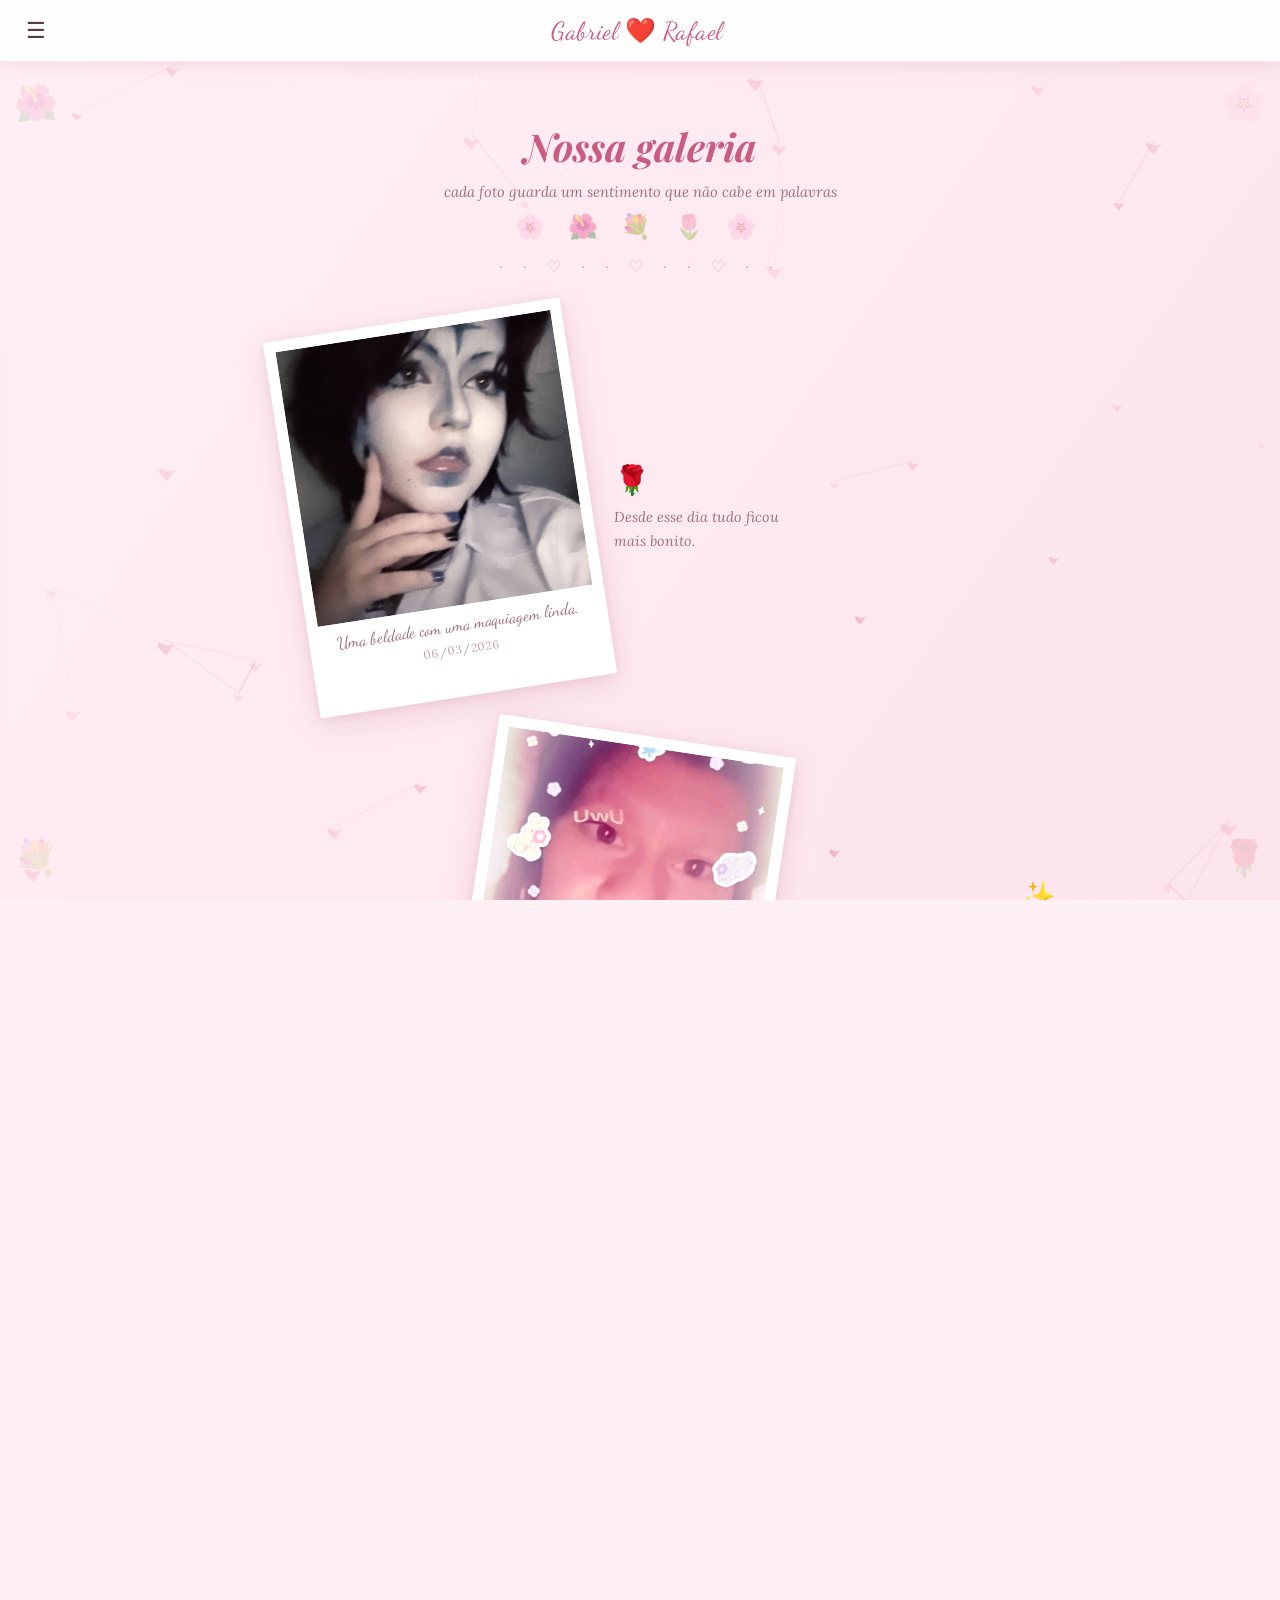
<file: html/fotos.html>
<!DOCTYPE html>
<html lang="pt-BR">

<head>
    <meta charset="UTF-8" />
    <meta name="viewport" content="width=device-width, initial-scale=1.0" />
    <title>Gabriel ❤️ Rafael — Fotos</title>
    <link rel="stylesheet" href="../css/shared.css" />
    <link rel="stylesheet" href="../css/fotos.css" />
</head>

<body>

    <canvas id="bg-canvas"></canvas>
    <div id="overlay" onclick="closeSidebar()"></div>

    <!-- Corner decorations -->
    <span class="deco-corner tl">🌺</span>
    <span class="deco-corner tr">🌸</span>
    <span class="deco-corner bl">💐</span>
    <span class="deco-corner br">🌹</span>

    <!-- Sidebar -->
    <div id="sidebar">
        <div id="sidebar-logo"><span>Gabriel ❤️ Rafael</span></div>
        <nav class="sidebar-nav">
            <a href="inicio.html"><span class="nav-icon">🏠</span> Início</a>
            <a href="quiz.html"> <span class="nav-icon">💌</span> Quiz</a>
            <a href="fotos.html" class="active"><span class="nav-icon">📷</span> Fotos</a>
        </nav>
    </div>

    <!-- Header -->
    <header>
        <button id="menu-btn" onclick="toggleSidebar()">☰</button>
        <div class="header-title">Gabriel <span class="heart">❤️</span> Rafael</div>
        <div class="header-spacer"></div>
    </header>

    <main>

        <div class="fotos-header fade-in">
            <h1>Nossa galeria</h1>
            <p>cada foto guarda um sentimento que não cabe em palavras</p>
            <span class="header-flowers">🌸 🌺 💐 🌷 🌸</span>
        </div>

        <div class="divider">· · ♡ · · ♡ · · ♡ · ·</div>

        <!-- Gallery rows injected by fotos.js -->
        <div class="fotos-gallery" id="fotos-gallery"></div>

        <div class="deco-strip" style="padding-bottom:32px;">🌸 ♡ 🌺 ♡ 🌷 ♡ 🌸 ♡ 🌺</div>

    </main>

    <script src="../js/shared.js"></script>
    <script src="../js/fotos.js"></script>
</body>

</html>
</file>
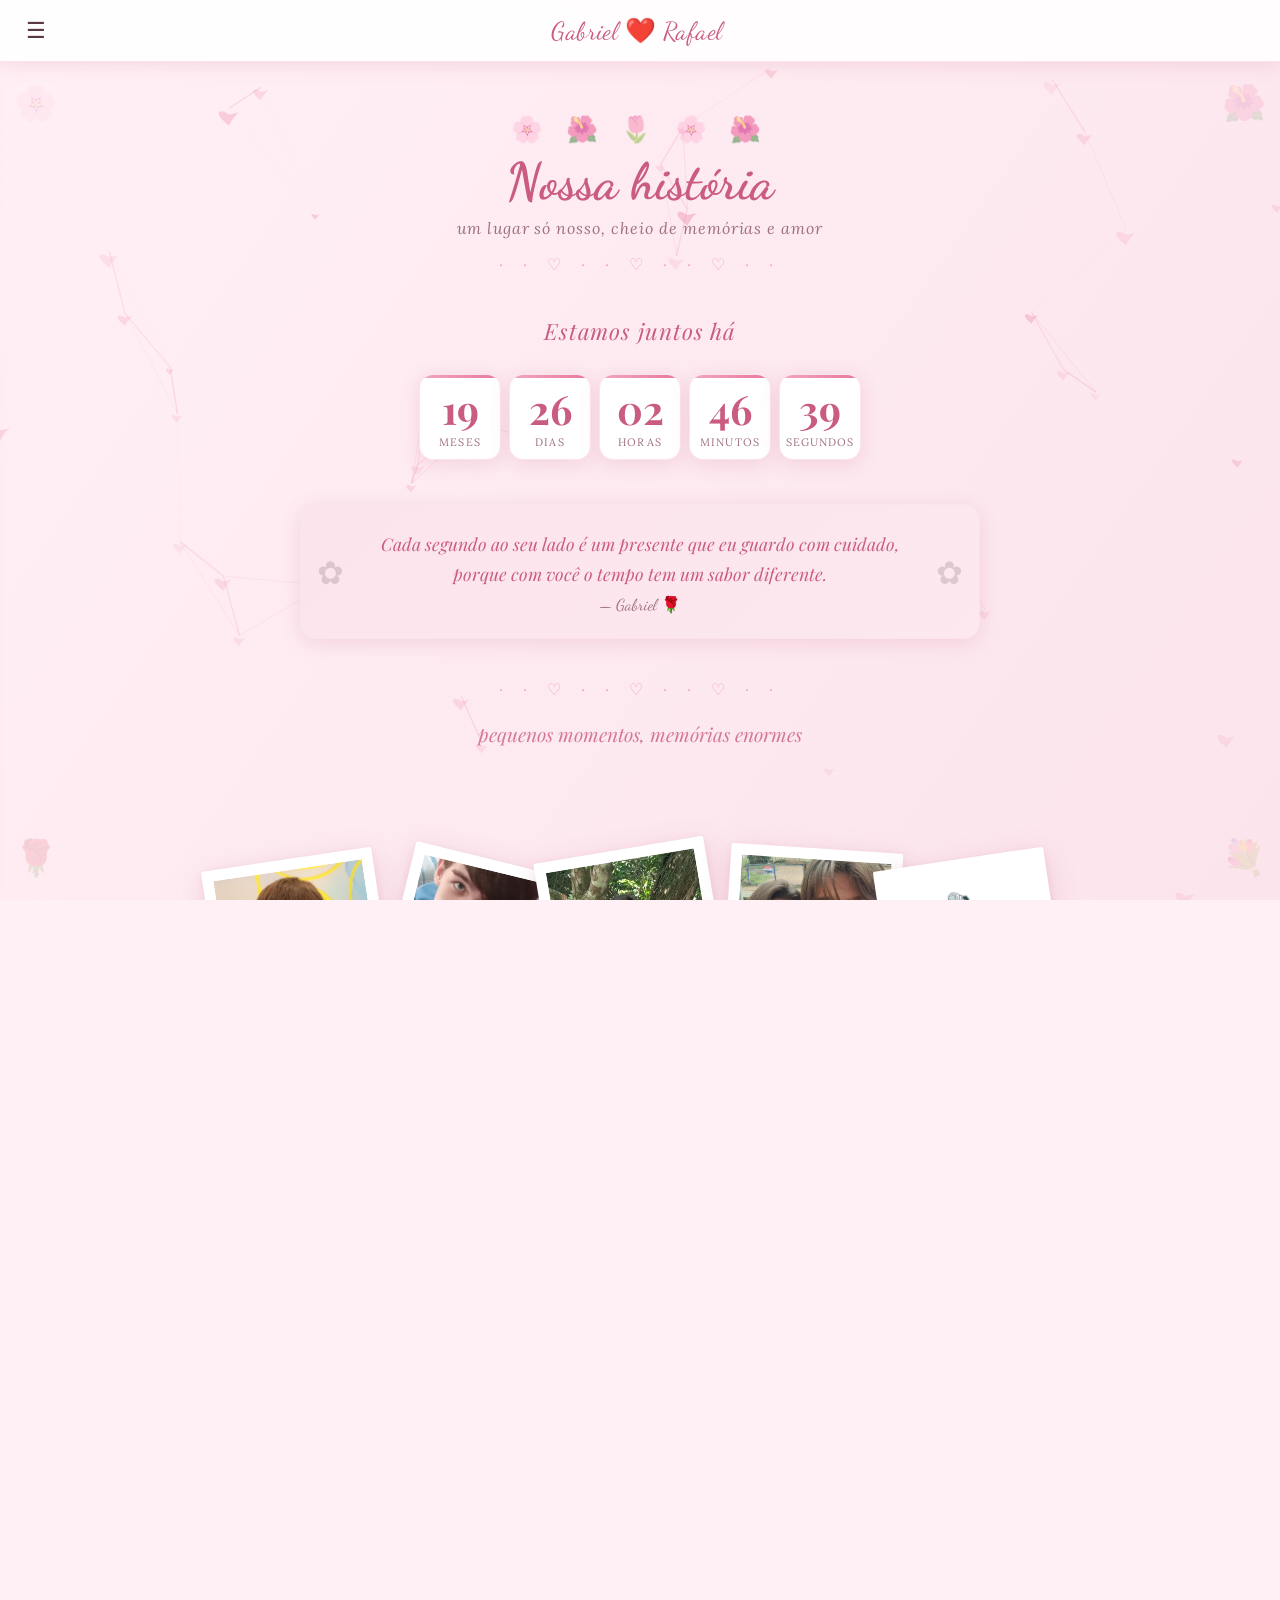
<file: html/inicio.html>
<!DOCTYPE html>
<html lang="pt-BR">

<head>
    <meta charset="UTF-8" />
    <meta name="viewport" content="width=device-width, initial-scale=1.0" />
    <title>Gabriel ❤️ Rafael — Início</title>
    <link rel="stylesheet" href="../css/shared.css" />
    <link rel="stylesheet" href="../css/inicio.css" />
</head>

<body>

    <canvas id="bg-canvas"></canvas>
    <div id="overlay" onclick="closeSidebar()"></div>

    <!-- Corner decorations -->
    <span class="deco-corner tl">🌸</span>
    <span class="deco-corner tr">🌺</span>
    <span class="deco-corner bl">🌹</span>
    <span class="deco-corner br">💐</span>

    <!-- Sidebar -->
    <div id="sidebar">
        <div id="sidebar-logo"><span>Gabriel ❤️ Rafael</span></div>
        <nav class="sidebar-nav">
            <a href="inicio.html" class="active"><span class="nav-icon">🏠</span> Início</a>
            <a href="quiz.html"> <span class="nav-icon">💌</span> Quiz</a>
            <a href="fotos.html"> <span class="nav-icon">📷</span> Fotos</a>
        </nav>
    </div>

    <!-- Header -->
    <header>
        <button id="menu-btn" onclick="toggleSidebar()">☰</button>
        <div class="header-title">Gabriel <span class="heart">❤️</span> Rafael</div>
        <div class="header-spacer"></div>
    </header>

    <main>

        <!-- ── HERO ── -->
        <section class="hero fade-in">
            <span class="hero-flowers">🌸 🌺 🌷 🌸 🌺</span>
            <h1 class="hero-title">Nossa história</h1>
            <p class="hero-subtitle">um lugar só nosso, cheio de memórias e amor</p>
        </section>

        <div class="divider">· · ♡ · · ♡ · · ♡ · ·</div>

        <!-- ── COUNTER ── -->
        <section class="counter-section fade-in">
            <p class="counter-label">Estamos juntos há</p>
            <div class="counter-grid">
                <div class="counter-block">
                    <span class="counter-num" id="cnt-months">00</span>
                    <span class="counter-unit">meses</span>
                </div>
                <div class="counter-block">
                    <span class="counter-num" id="cnt-days">00</span>
                    <span class="counter-unit">dias</span>
                </div>
                <div class="counter-block">
                    <span class="counter-num" id="cnt-hours">00</span>
                    <span class="counter-unit">horas</span>
                </div>
                <div class="counter-block">
                    <span class="counter-num" id="cnt-minutes">00</span>
                    <span class="counter-unit">minutos</span>
                </div>
                <div class="counter-block">
                    <span class="counter-num" id="cnt-seconds">00</span>
                    <span class="counter-unit">segundos</span>
                </div>
            </div>
        </section>

        <!-- ── QUOTE STRIP ── -->
        <div class="quote-strip fade-in" style="max-width:680px;margin:0 auto 40px;">
            <p>
                Cada segundo ao seu lado é um presente que eu guardo com cuidado,<br>
                porque com você o tempo tem um sabor diferente.
            </p>
            <span>— Gabriel 🌹</span>
        </div>

        <div class="divider">· · ♡ · · ♡ · · ♡ · ·</div>

        <!-- ── MEMORY TILES ── -->
        <section class="polaroids-section fade-in">
            <p class="polaroids-section-title">pequenos momentos, memórias enormes</p>

            <!-- Scattered polaroids -->
            <div class="polaroids-scattered" id="home-polaroids">
                <!-- Populated by inicio.js -->
            </div>
        </section>

        <div class="deco-strip">🌸 ♡ 🌺 ♡ 🌷 ♡ 🌸 ♡ 🌺</div>
        
        <div class="divider" style="margin-top:40px;">· · ♡ · · ♡ · · ♡ · ·</div>

        <!-- ── LETTER ── -->
        <section class="letter-section fade-in">
            <div class="letter-card">
                <span class="letter-to">Para você, Rafael</span>
                <div class="letter-body">
                    <p>
                        Desde que você entrou na minha vida,<br>
                        os dias ficaram diferentes.
                    </p>
                    <p>
                        As coisas simples ficaram melhores,<br>
                        e os momentos pequenos<br>
                        viraram memórias enormes.
                    </p>
                    <p>
                        Tem um jeito no seu sorriso<br>
                        que faz tudo parecer mais leve —<br>
                        como se o mundo pausasse<br>
                        só pra me deixar te olhar.
                    </p>
                    <p>
                        Você virou meu lugar favorito.<br>
                        Meu plano favorito.<br>
                        Minha pessoa favorita.
                    </p>
                    <p>
                        Obrigado por cada segundo juntos.<br>
                        Cada um deles valeu.
                    </p>
                </div>
                <span class="letter-signature">Com amor, Gabriel 🌹</span>
            </div>
        </section>

        <div class="footer-hearts">♡ ♡ ♡ ♡ ♡</div>

    </main>

    <script src="../js/shared.js"></script>
    <script src="../js/counter.js"></script>
    <script src="../js/inicio.js"></script>
</body>

</html>
</file>
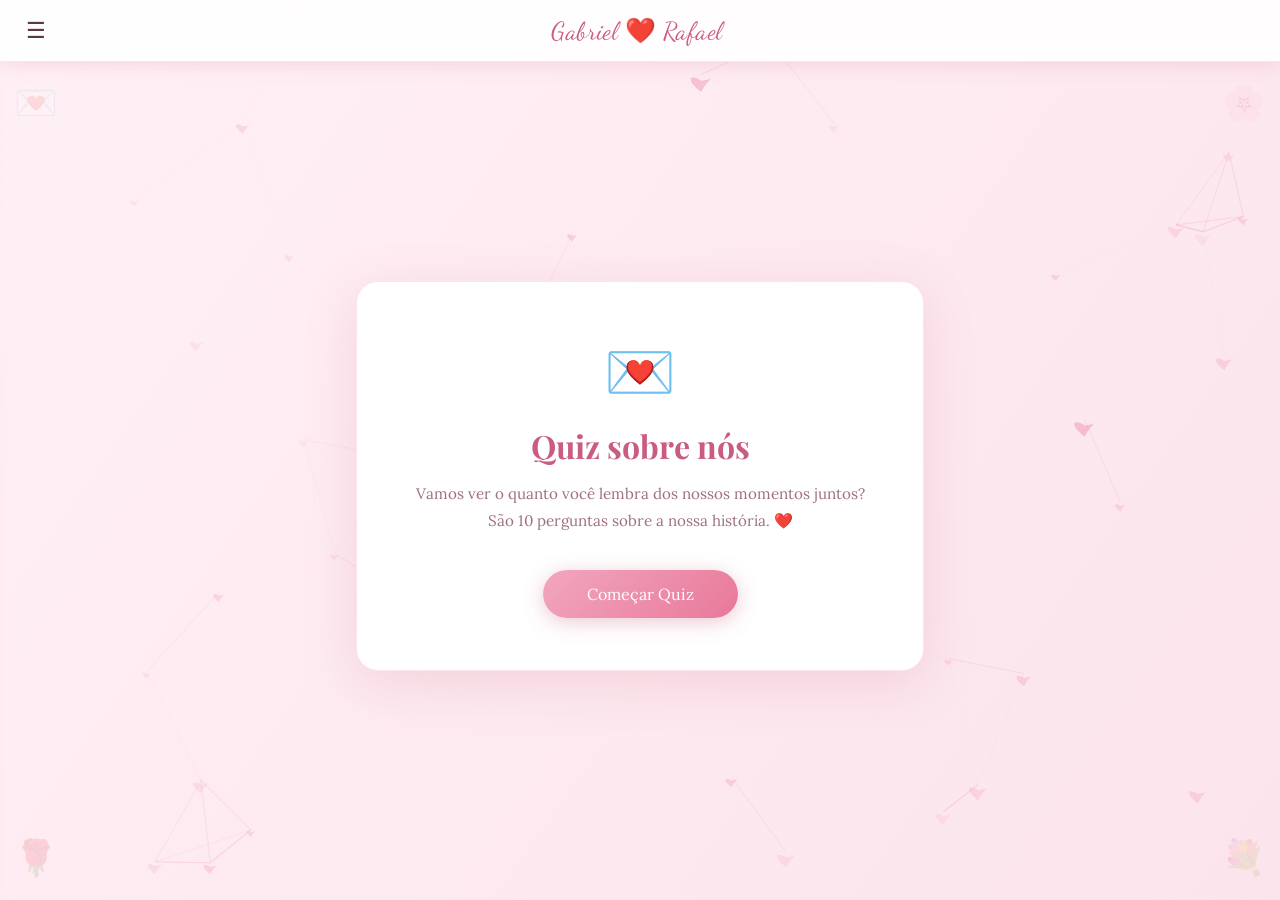
<file: html/quiz.html>
<!DOCTYPE html>
<html lang="pt-BR">

<head>
    <meta charset="UTF-8" />
    <meta name="viewport" content="width=device-width, initial-scale=1.0" />
    <title>Gabriel ❤️ Rafael — Quiz</title>
    <link rel="stylesheet" href="../css/shared.css" />
    <link rel="stylesheet" href="../css/quiz.css" />
</head>

<body>

    <canvas id="bg-canvas"></canvas>
    <div id="overlay" onclick="closeSidebar()"></div>

    <!-- Corner decorations -->
    <span class="deco-corner tl">💌</span>
    <span class="deco-corner tr">🌸</span>
    <span class="deco-corner bl">🌹</span>
    <span class="deco-corner br">💐</span>

    <!-- Sidebar -->
    <div id="sidebar">
        <div id="sidebar-logo"><span>Gabriel ❤️ Rafael</span></div>
        <nav class="sidebar-nav">
            <a href="inicio.html"><span class="nav-icon">🏠</span> Início</a>
            <a href="quiz.html" class="active"><span class="nav-icon">💌</span> Quiz</a>
            <a href="fotos.html"><span class="nav-icon">📷</span> Fotos</a>
        </nav>
    </div>

    <!-- Header -->
    <header>
        <button id="menu-btn" onclick="toggleSidebar()">☰</button>
        <div class="header-title">Gabriel <span class="heart">❤️</span> Rafael</div>
        <div class="header-spacer"></div>
    </header>

    <main>
        <div class="quiz-wrapper">
            <div class="quiz-card">

                <!-- Start -->
                <div id="quiz-start">
                    <span class="quiz-icon">💌</span>
                    <h1>Quiz sobre nós</h1>
                    <p>Vamos ver o quanto você lembra dos nossos momentos juntos?<br>São 10 perguntas sobre a nossa
                        história. ❤️</p>
                    <button class="btn-primary" onclick="startQuiz()">Começar Quiz</button>
                </div>

                <!-- Question -->
                <div id="quiz-question">
                    <div class="quiz-progress-bar">
                        <div class="quiz-progress-fill" id="quiz-fill" style="width:0%"></div>
                    </div>
                    <p class="quiz-qcount" id="quiz-qcount">Pergunta 1 de 10</p>
                    <p class="quiz-question-text" id="quiz-qtext"></p>
                    <div class="quiz-options" id="quiz-opts"></div>
                    <button class="btn-next" id="btn-next" onclick="nextQuestion()">Próxima →</button>
                </div>

                <!-- Result -->
                <div id="quiz-result">
                    <span class="quiz-result-icon" id="result-icon">🌟</span>
                    <h2>Resultado do Quiz</h2>
                    <span class="quiz-score" id="result-score">0 / 10</span>
                    <p class="quiz-result-msg" id="result-msg"></p>
                    <button class="btn-primary" onclick="resetQuiz()">Jogar de novo 🔁</button>
                </div>

            </div>
        </div>
    </main>

    <script src="../js/shared.js"></script>
    <script src="../js/quiz.js"></script>
</body>

</html>
</file>
<file: css/shared.css>
@import url('https://fonts.googleapis.com/css2?family=Playfair+Display:ital,wght@0,400;0,600;0,700;1,400;1,600&family=Lora:ital,wght@0,400;0,500;1,400&family=Dancing+Script:wght@500;600;700&display=swap');

:root {
    --rose: #f2a7be;
    --rose-light: #fce4ec;
    --rose-pale: #fff0f5;
    --rose-dark: #e8789a;
    --rose-deep: #c95c80;
    --text: #5a3a42;
    --text-soft: #9e7080;
    --white: #ffffff;
    --shadow: rgba(200, 100, 130, 0.18);
}

*,
*::before,
*::after {
    box-sizing: border-box;
    margin: 0;
    padding: 0;
}

html,
body {
    height: 100%;
    font-family: 'Lora', Georgia, serif;
    color: var(--text);
    background: var(--rose-pale);
    overflow-x: hidden;
}

/* ── CANVAS ───────────────────────────── */
#bg-canvas {
    position: fixed;
    inset: 0;
    z-index: 0;
    pointer-events: none;
}

/* ── OVERLAY ──────────────────────────── */
#overlay {
    position: fixed;
    inset: 0;
    background: rgba(90, 30, 50, .2);
    z-index: 999;
    opacity: 0;
    pointer-events: none;
    transition: opacity .35s;
}

#overlay.show {
    opacity: 1;
    pointer-events: all;
}

/* ── SIDEBAR ──────────────────────────── */
#sidebar {
    position: fixed;
    top: 0;
    left: -290px;
    width: 260px;
    height: 100%;
    background: var(--white);
    z-index: 1000;
    box-shadow: 4px 0 28px var(--shadow);
    transition: left .35s cubic-bezier(.4, 0, .2, 1);
    display: flex;
    flex-direction: column;
    padding: 80px 0 40px;
    border-right: 1px solid var(--rose-light);
}

#sidebar.open {
    left: 0;
}

#sidebar-logo {
    text-align: center;
    margin-bottom: 34px;
    padding: 0 28px;
}

#sidebar-logo span {
    font-family: 'Dancing Script', cursive;
    font-size: 1.4rem;
    color: var(--rose-deep);
}

.sidebar-nav a {
    display: flex;
    align-items: center;
    gap: 13px;
    padding: 15px 28px;
    text-decoration: none;
    color: var(--text);
    font-family: 'Lora', serif;
    font-size: .96rem;
    transition: background .2s, color .2s;
    border-left: 3px solid transparent;
}

.sidebar-nav a:hover,
.sidebar-nav a.active {
    background: var(--rose-light);
    color: var(--rose-deep);
    border-left-color: var(--rose-deep);
}

.sidebar-nav a .nav-icon {
    font-size: 1.1rem;
}

/* ── HEADER ───────────────────────────── */
header {
    position: fixed;
    top: 0;
    left: 0;
    right: 0;
    height: 62px;
    background: rgba(255, 255, 255, .9);
    backdrop-filter: blur(14px);
    -webkit-backdrop-filter: blur(14px);
    border-bottom: 1px solid var(--rose-light);
    display: flex;
    align-items: center;
    justify-content: space-between;
    padding: 0 20px;
    z-index: 900;
    box-shadow: 0 2px 20px var(--shadow);
}

#menu-btn {
    background: none;
    border: none;
    cursor: pointer;
    font-size: 1.4rem;
    color: var(--text);
    padding: 6px;
    border-radius: 8px;
    transition: background .2s;
    flex-shrink: 0;
}

#menu-btn:hover {
    background: var(--rose-light);
}

.header-title {
    font-family: 'Dancing Script', cursive;
    font-size: clamp(1.15rem, 4vw, 1.55rem);
    color: var(--rose-deep);
    text-align: center;
    flex: 1;
    letter-spacing: .02em;
}

.header-title .heart {
    display: inline-block;
    animation: heartbeat 1.4s ease-in-out infinite;
}

@keyframes heartbeat {

    0%,
    100% {
        transform: scale(1);
    }

    14% {
        transform: scale(1.22);
    }

    28% {
        transform: scale(1);
    }

    42% {
        transform: scale(1.14);
    }

    56% {
        transform: scale(1);
    }
}

.header-spacer {
    width: 38px;
    flex-shrink: 0;
}

/* ── MAIN ─────────────────────────────── */
main {
    position: relative;
    z-index: 1;
    padding-top: 72px;
}

/* ── DIVIDER ──────────────────────────── */
.divider {
    text-align: center;
    color: var(--rose-dark);
    font-size: 1rem;
    letter-spacing: .5em;
    margin: 6px 0;
    opacity: .6;
}

/* ── DECORATIVE FLOATING DECO (CSS) ─── */
/* Corner blossoms - subtle fixed decorations on each page */
.deco-corner {
    position: fixed;
    font-size: 2.2rem;
    opacity: .12;
    pointer-events: none;
    z-index: 1;
    animation: floatDeco 6s ease-in-out infinite;
    user-select: none;
}

.deco-corner.tl {
    top: 80px;
    left: 14px;
    animation-delay: 0s;
}

.deco-corner.tr {
    top: 80px;
    right: 14px;
    animation-delay: 1.5s;
}

.deco-corner.bl {
    bottom: 20px;
    left: 14px;
    animation-delay: 3s;
}

.deco-corner.br {
    bottom: 20px;
    right: 14px;
    animation-delay: 4.5s;
}

@keyframes floatDeco {

    0%,
    100% {
        transform: translateY(0) rotate(0deg);
    }

    50% {
        transform: translateY(-10px) rotate(8deg);
    }
}

/* ── SECTION DECO STRIP ─────────────── */
.deco-strip {
    text-align: center;
    font-size: 1.35rem;
    letter-spacing: .55em;
    color: var(--rose-dark);
    opacity: .35;
    padding: 14px 0;
    user-select: none;
}

/* ── BUTTON ───────────────────────────── */
.btn-primary {
    display: inline-block;
    background: linear-gradient(135deg, var(--rose), var(--rose-dark));
    color: white;
    border: none;
    border-radius: 50px;
    padding: 14px 44px;
    font-family: 'Lora', serif;
    font-size: 1rem;
    cursor: pointer;
    box-shadow: 0 4px 20px rgba(200, 100, 130, .35);
    transition: transform .2s, box-shadow .2s;
    text-decoration: none;
}

.btn-primary:hover {
    transform: translateY(-2px);
    box-shadow: 0 8px 30px rgba(200, 100, 130, .45);
}

/* ── POLAROID BASE ────────────────────── */
.polaroid {
    background: var(--white);
    padding: 11px 11px 40px;
    box-shadow: 0 8px 30px rgba(180, 80, 110, .17), 0 2px 8px rgba(180, 80, 110, .1);
    border-radius: 2px;
    cursor: default;
    transition: box-shadow .25s;
    user-select: none;
    flex-shrink: 0;
}

.polaroid:hover {
    box-shadow: 0 18px 52px rgba(180, 80, 110, .3);
    z-index: 20 !important;
    position: relative;
}

.polaroid-img {
    width: 100%;
    aspect-ratio: 1/1;
    overflow: hidden;
    border-radius: 1px;
    background: var(--rose-light);
}

.polaroid-img .photo-placeholder {
    width: 100%;
    height: 100%;
    display: flex;
    align-items: center;
    justify-content: center;
    background: linear-gradient(135deg, var(--rose-light), #fad4e4);
    font-size: 3rem;
    color: var(--rose-dark);
}

.polaroid-img img {
    width: 100%;
    height: 100%;
    object-fit: cover;
    display: block;
}

.polaroid-caption {
    margin-top: 9px;
    text-align: center;
}

.polaroid-phrase {
    display: block;
    font-family: 'Dancing Script', cursive;
    font-size: .9rem;
    color: var(--text-soft);
    line-height: 1.4;
    margin-bottom: 3px;
}

.polaroid-date {
    display: block;
    font-size: .65rem;
    color: #c4a0ac;
    letter-spacing: .07em;
}

/* ── FADE IN ──────────────────────────── */
.fade-in {
    opacity: 0;
    transform: translateY(26px);
    transition: opacity .65s ease, transform .65s ease;
}

.fade-in.visible {
    opacity: 1;
    transform: none;
}

/* ── RESPONSIVE ───────────────────────── */
@media (max-width: 500px) {
    .polaroid {
        padding: 9px 9px 32px;
    }

    .polaroid-img .photo-placeholder {
        font-size: 2.2rem;
    }
}
</file>
<file: css/fotos.css>
/* ═══════════════════════════════════════
   FOTOS — styles
═══════════════════════════════════════ */

.fotos-header {
    text-align: center;
    padding: 48px 20px 8px;
}

.fotos-header h1 {
    font-family: 'Playfair Display', serif;
    font-style: italic;
    font-size: clamp(1.7rem, 4.5vw, 2.4rem);
    color: var(--rose-deep);
    margin-bottom: 10px;
}

.fotos-header p {
    color: var(--text-soft);
    font-size: .92rem;
    font-style: italic;
}

.fotos-header .header-flowers {
    font-size: 1.5rem;
    letter-spacing: .35em;
    opacity: .4;
    margin-top: 10px;
    display: block;
    user-select: none;
}

/* ── GALLERY ──────────────────────── */
.fotos-gallery {
    padding: 36px 20px 90px;
    max-width: 920px;
    margin: 0 auto;
    display: flex;
    flex-direction: column;
    gap: 36px;
}

/* Each row: one big polaroid pushed left or right */
.fotos-row {
    display: flex;
    align-items: center;
    position: relative;
}

.fotos-row.left {
    justify-content: flex-start;
}

.fotos-row.right {
    justify-content: flex-end;
}

/* Horizontal indentation per side */
.fotos-row.left .polaroid {
    margin-left: clamp(14px, 7vw, 90px);
}

.fotos-row.right .polaroid {
    margin-right: clamp(14px, 7vw, 90px);
}

/* Big size */
.fotos-row .polaroid {
    width: clamp(230px, 34vw, 300px);
}

/* Larger caption */
.fotos-row .polaroid .polaroid-phrase {
    font-size: 1.05rem;
}

.fotos-row .polaroid .polaroid-date {
    font-size: .72rem;
}

/* Side blurb — decorative text next to the polaroid */
.fotos-blurb {
    flex: 1;
    padding: 0 24px;
    max-width: 220px;
}

.fotos-row.right .fotos-blurb {
    text-align: right;
}

.fotos-blurb .blurb-icon {
    font-size: 1.8rem;
    display: block;
    margin-bottom: 8px;
}

.fotos-blurb p {
    font-family: 'Lora', serif;
    font-style: italic;
    font-size: clamp(.78rem, 1.8vw, .9rem);
    color: var(--text-soft);
    line-height: 1.65;
}

/* Quote divider */
.fotos-quote {
    background: linear-gradient(135deg, var(--rose-light), #fde8f0);
    border-radius: 14px;
    padding: 22px 28px;
    text-align: center;
    box-shadow: 0 4px 18px var(--shadow);
    border: 1px solid var(--rose-light);
    position: relative;
    overflow: hidden;
    margin: 8px 0;
}

.fotos-quote::before {
    content: '❝';
    position: absolute;
    top: 8px;
    left: 14px;
    font-size: 1.8rem;
    opacity: .15;
    color: var(--rose-deep);
}

.fotos-quote::after {
    content: '❞';
    position: absolute;
    bottom: 8px;
    right: 14px;
    font-size: 1.8rem;
    opacity: .15;
    color: var(--rose-deep);
}

.fotos-quote p {
    font-family: 'Playfair Display', serif;
    font-style: italic;
    font-size: clamp(.9rem, 2.2vw, 1.08rem);
    color: var(--rose-deep);
    line-height: 1.7;
}

/* ── RESPONSIVE ───────────────────── */
@media (max-width: 620px) {
    .fotos-gallery {
        gap: 28px;
        padding: 28px 14px 70px;
    }

    .fotos-row {
        flex-direction: column;
        align-items: center !important;
        justify-content: center !important;
    }

    .fotos-row .polaroid {
        margin-left: 0 !important;
        margin-right: 0 !important;
        width: clamp(195px, 76vw, 280px);
    }

    .fotos-blurb {
        max-width: 100%;
        text-align: center !important;
        padding: 10px 8px 0;
    }

    .fotos-row.right .fotos-blurb {
        text-align: center;
    }
}
</file>
<file: css/inicio.css>
/* ═══════════════════════════════════════
   INÍCIO — styles
═══════════════════════════════════════ */

/* ── HERO BANNER ───────────────────── */
.hero {
    text-align: center;
    padding: 40px 20px 10px;
    position: relative;
}

.hero-flowers {
    font-size: 1.6rem;
    letter-spacing: .3em;
    opacity: .5;
    margin-bottom: 6px;
    display: block;
    user-select: none;
    animation: sway 4s ease-in-out infinite;
}

@keyframes sway {

    0%,
    100% {
        letter-spacing: .3em;
    }

    50% {
        letter-spacing: .45em;
    }
}

.hero-title {
    font-family: 'Dancing Script', cursive;
    font-size: clamp(2rem, 7vw, 3.2rem);
    color: var(--rose-deep);
    margin-bottom: 6px;
    line-height: 1.2;
}

.hero-subtitle {
    font-family: 'Lora', serif;
    font-style: italic;
    font-size: clamp(.85rem, 2.5vw, 1rem);
    color: var(--text-soft);
    letter-spacing: .06em;
}

/* ── COUNTER ──────────────────────── */
.counter-section {
    text-align: center;
    padding: 36px 16px 44px;
}

.counter-label {
    font-family: 'Playfair Display', serif;
    font-style: italic;
    font-size: clamp(1rem, 3vw, 1.4rem);
    color: var(--rose-deep);
    margin-bottom: 28px;
    letter-spacing: .04em;
}

.counter-grid {
    display: flex;
    justify-content: center;
    gap: 8px;
    flex-wrap: nowrap;
    /* force single row */
}

.counter-block {
    display: flex;
    flex-direction: column;
    align-items: center;
    background: var(--white);
    border-radius: 14px;
    padding: 14px 10px 10px;
    flex: 1;
    min-width: 0;
    /* allow shrink */
    max-width: 82px;
    box-shadow: 0 4px 20px var(--shadow);
    border: 1px solid var(--rose-light);
    position: relative;
    overflow: hidden;
}

.counter-block::before {
    content: '';
    position: absolute;
    top: 0;
    left: 0;
    right: 0;
    height: 3px;
    background: linear-gradient(90deg, var(--rose), var(--rose-dark));
}

.counter-num {
    font-family: 'Playfair Display', serif;
    font-size: clamp(1.6rem, 4.5vw, 2.5rem);
    font-weight: 700;
    color: var(--rose-deep);
    line-height: 1;
    min-width: 2ch;
    text-align: center;
}

.counter-unit {
    font-size: clamp(.52rem, 1.5vw, .68rem);
    text-transform: uppercase;
    letter-spacing: .1em;
    color: var(--text-soft);
    margin-top: 6px;
}

/* ── QUOTE STRIP ──────────────────── */
.quote-strip {
    background: linear-gradient(135deg, var(--rose-light), #fde8f0);
    border-radius: 16px;
    margin: 0 20px 48px;
    padding: 24px 28px;
    text-align: center;
    box-shadow: 0 4px 20px var(--shadow);
    border: 1px solid var(--rose-light);
    position: relative;
    overflow: hidden;
}

.quote-strip::before,
.quote-strip::after {
    content: '✿';
    position: absolute;
    top: 50%;
    transform: translateY(-50%);
    font-size: 2rem;
    opacity: .18;
}

.quote-strip::before {
    left: 16px;
}

.quote-strip::after {
    right: 16px;
}

.quote-strip p {
    font-family: 'Playfair Display', serif;
    font-style: italic;
    font-size: clamp(.9rem, 2.5vw, 1.1rem);
    color: var(--rose-deep);
    line-height: 1.7;
}

.quote-strip span {
    display: block;
    font-family: 'Dancing Script', cursive;
    font-size: 1rem;
    color: var(--text-soft);
    margin-top: 6px;
}

/* ── SCATTERED POLAROIDS ──────────── */
.polaroids-section {
    padding: 16px 14px 56px;
}

.polaroids-section-title {
    text-align: center;
    font-family: 'Playfair Display', serif;
    font-style: italic;
    font-size: clamp(.9rem, 2.5vw, 1.2rem);
    color: var(--rose-deep);
    margin-bottom: 44px;
    opacity: .8;
}

.polaroids-scattered {
    position: relative;
    max-width: 880px;
    min-height: 380px;
    margin: 0 auto;
    display: flex;
    justify-content: center;
    align-items: center;
    flex-wrap: wrap;
    gap: 0;
}

.polaroids-scattered .polaroid {
    width: 172px;
    position: relative;
}

/* ── MEMORY TILES ──────────────────── */
/* Small decorative grid of mini memories between sections */
.memory-tiles {
    display: grid;
    grid-template-columns: repeat(3, 1fr);
    gap: 12px;
    max-width: 680px;
    margin: 0 auto 52px;
    padding: 0 20px;
}

.memory-tile {
    background: var(--white);
    border-radius: 14px;
    padding: 18px 12px 16px;
    text-align: center;
    box-shadow: 0 4px 16px var(--shadow);
    border: 1px solid var(--rose-light);
}

.memory-tile .tile-icon {
    font-size: 1.8rem;
    margin-bottom: 8px;
    display: block;
}

.memory-tile p {
    font-family: 'Lora', serif;
    font-style: italic;
    font-size: .72rem;
    color: var(--text-soft);
    line-height: 1.5;
}

/* ── LETTER ───────────────────────── */
.letter-section {
    display: flex;
    justify-content: center;
    padding: 16px 20px 80px;
}

.letter-card {
    background: var(--white);
    border-radius: 4px;
    max-width: 530px;
    width: 100%;
    padding: clamp(30px, 6vw, 56px) clamp(26px, 6vw, 52px);
    box-shadow: 0 8px 44px var(--shadow);
    border: 1px solid var(--rose-light);
    position: relative;
    overflow: hidden;
}

.letter-card::before {
    content: '';
    position: absolute;
    top: 0;
    left: 0;
    width: 4px;
    height: 100%;
    background: linear-gradient(180deg, var(--rose), var(--rose-dark));
}

.letter-card::after {
    content: '♡';
    position: absolute;
    top: 20px;
    right: 26px;
    font-size: 1.4rem;
    color: var(--rose-light);
}

.letter-to {
    font-family: 'Dancing Script', cursive;
    font-size: 1.4rem;
    color: var(--rose-deep);
    margin-bottom: 26px;
    display: block;
}

.letter-body {
    font-family: 'Lora', serif;
    font-size: clamp(.88rem, 2vw, 1rem);
    line-height: 1.95;
    color: var(--text);
}

.letter-body p {
    margin-bottom: 18px;
}

.letter-body p:last-child {
    margin-bottom: 0;
}

.letter-signature {
    display: block;
    margin-top: 30px;
    font-family: 'Dancing Script', cursive;
    font-size: 1.3rem;
    color: var(--rose-deep);
    text-align: right;
}

/* ── FOOTER HEARTS ──────────────────── */
.footer-hearts {
    text-align: center;
    padding: 24px 0 32px;
    font-size: 1.4rem;
    letter-spacing: .4em;
    color: var(--rose-dark);
    opacity: .4;
    user-select: none;
}

/* ── RESPONSIVE ───────────────────── */
@media (max-width: 500px) {
    .counter-block {
        padding: 12px 6px 8px;
        border-radius: 10px;
    }

    .counter-num {
        font-size: clamp(1.35rem, 5vw, 1.8rem);
    }

    .polaroids-scattered .polaroid {
        width: 144px;
    }

    .memory-tiles {
        grid-template-columns: repeat(3, 1fr);
        gap: 8px;
        padding: 0 12px;
    }

    .memory-tile {
        padding: 14px 8px 12px;
    }

    .memory-tile .tile-icon {
        font-size: 1.4rem;
    }
}
</file>
<file: css/quiz.css>
/* ═══════════════════════════════════
   QUIZ — Page styles
═══════════════════════════════════ */

.quiz-wrapper {
    min-height: calc(100vh - 72px);
    display: flex;
    align-items: center;
    justify-content: center;
    padding: 40px 20px 60px;
}

.quiz-card {
    background: var(--white);
    border-radius: 22px;
    max-width: 568px;
    width: 100%;
    padding: clamp(28px, 6vw, 52px);
    box-shadow: 0 12px 52px var(--shadow);
    border: 1px solid #fce4ec;
    text-align: center;
}

/* ── START SCREEN ── */
#quiz-start .quiz-icon {
    font-size: 3.6rem;
    margin-bottom: 16px;
    display: block;
}

#quiz-start h1 {
    font-family: 'Playfair Display', serif;
    font-size: clamp(1.5rem, 4vw, 2rem);
    color: var(--rose-deep);
    margin-bottom: 14px;
}

#quiz-start p {
    color: var(--text-soft);
    font-size: .95rem;
    margin-bottom: 36px;
    line-height: 1.75;
}

/* ── QUESTION SCREEN ── */
#quiz-question {
    display: none;
}

.quiz-progress-bar {
    height: 5px;
    background: var(--rose-light);
    border-radius: 10px;
    margin-bottom: 28px;
    overflow: hidden;
}

.quiz-progress-fill {
    height: 100%;
    background: linear-gradient(90deg, var(--rose), var(--rose-dark));
    border-radius: 10px;
    transition: width .45s ease;
}

.quiz-qcount {
    font-size: .76rem;
    color: var(--text-soft);
    letter-spacing: .12em;
    text-transform: uppercase;
    margin-bottom: 18px;
}

.quiz-question-text {
    font-family: 'Playfair Display', serif;
    font-size: clamp(1.05rem, 3vw, 1.32rem);
    color: var(--text);
    margin-bottom: 28px;
    line-height: 1.5;
}

.quiz-options {
    display: flex;
    flex-direction: column;
    gap: 10px;
    text-align: left;
    margin-bottom: 28px;
}

.quiz-option {
    background: var(--rose-pale);
    border: 2px solid transparent;
    border-radius: 12px;
    padding: 13px 18px;
    cursor: pointer;
    font-family: 'Lora', serif;
    font-size: .92rem;
    color: var(--text);
    transition: border-color .2s, background .2s, color .2s;
    display: flex;
    align-items: center;
    gap: 12px;
}

.quiz-option:hover {
    border-color: var(--rose);
    background: var(--rose-light);
}

.quiz-option.selected {
    border-color: var(--rose-dark);
    background: #fce4ec;
    color: var(--rose-deep);
}

.quiz-option.correct {
    border-color: #6dbf8a;
    background: #e8f7ee;
    color: #2e7d52;
}

.quiz-option.wrong {
    border-color: #e57373;
    background: #fce8e8;
    color: #c62828;
}

.quiz-option-letter {
    width: 26px;
    height: 26px;
    border-radius: 50%;
    background: var(--white);
    border: 1px solid var(--rose-light);
    display: flex;
    align-items: center;
    justify-content: center;
    font-size: .78rem;
    font-weight: 600;
    flex-shrink: 0;
    color: var(--rose-deep);
}

.btn-next {
    display: inline-block;
    background: linear-gradient(135deg, var(--rose), var(--rose-dark));
    color: white;
    border: none;
    border-radius: 50px;
    padding: 12px 38px;
    font-family: 'Lora', serif;
    font-size: .95rem;
    cursor: pointer;
    opacity: .45;
    pointer-events: none;
    transition: opacity .25s, transform .2s, box-shadow .2s;
    box-shadow: 0 4px 16px rgba(200, 100, 130, .25);
}

.btn-next.enabled {
    opacity: 1;
    pointer-events: all;
}

.btn-next.enabled:hover {
    transform: translateY(-2px);
    box-shadow: 0 8px 26px rgba(200, 100, 130, .4);
}

/* ── RESULT SCREEN ── */
#quiz-result {
    display: none;
}

#quiz-result .quiz-result-icon {
    font-size: 4rem;
    display: block;
    margin-bottom: 16px;
}

#quiz-result h2 {
    font-family: 'Playfair Display', serif;
    font-size: clamp(1.4rem, 4vw, 1.95rem);
    color: var(--rose-deep);
    margin-bottom: 14px;
}

.quiz-score {
    font-family: 'Dancing Script', cursive;
    font-size: 3rem;
    color: var(--rose-deep);
    margin: 10px 0 18px;
    display: block;
}

.quiz-result-msg {
    font-size: .95rem;
    color: var(--text-soft);
    line-height: 1.75;
    margin-bottom: 32px;
}

/* ── RESPONSIVE ── */
@media (max-width: 480px) {
    .quiz-card {
        padding: 24px 18px;
        border-radius: 16px;
    }

    .quiz-score {
        font-size: 2.4rem;
    }
}
</file>
